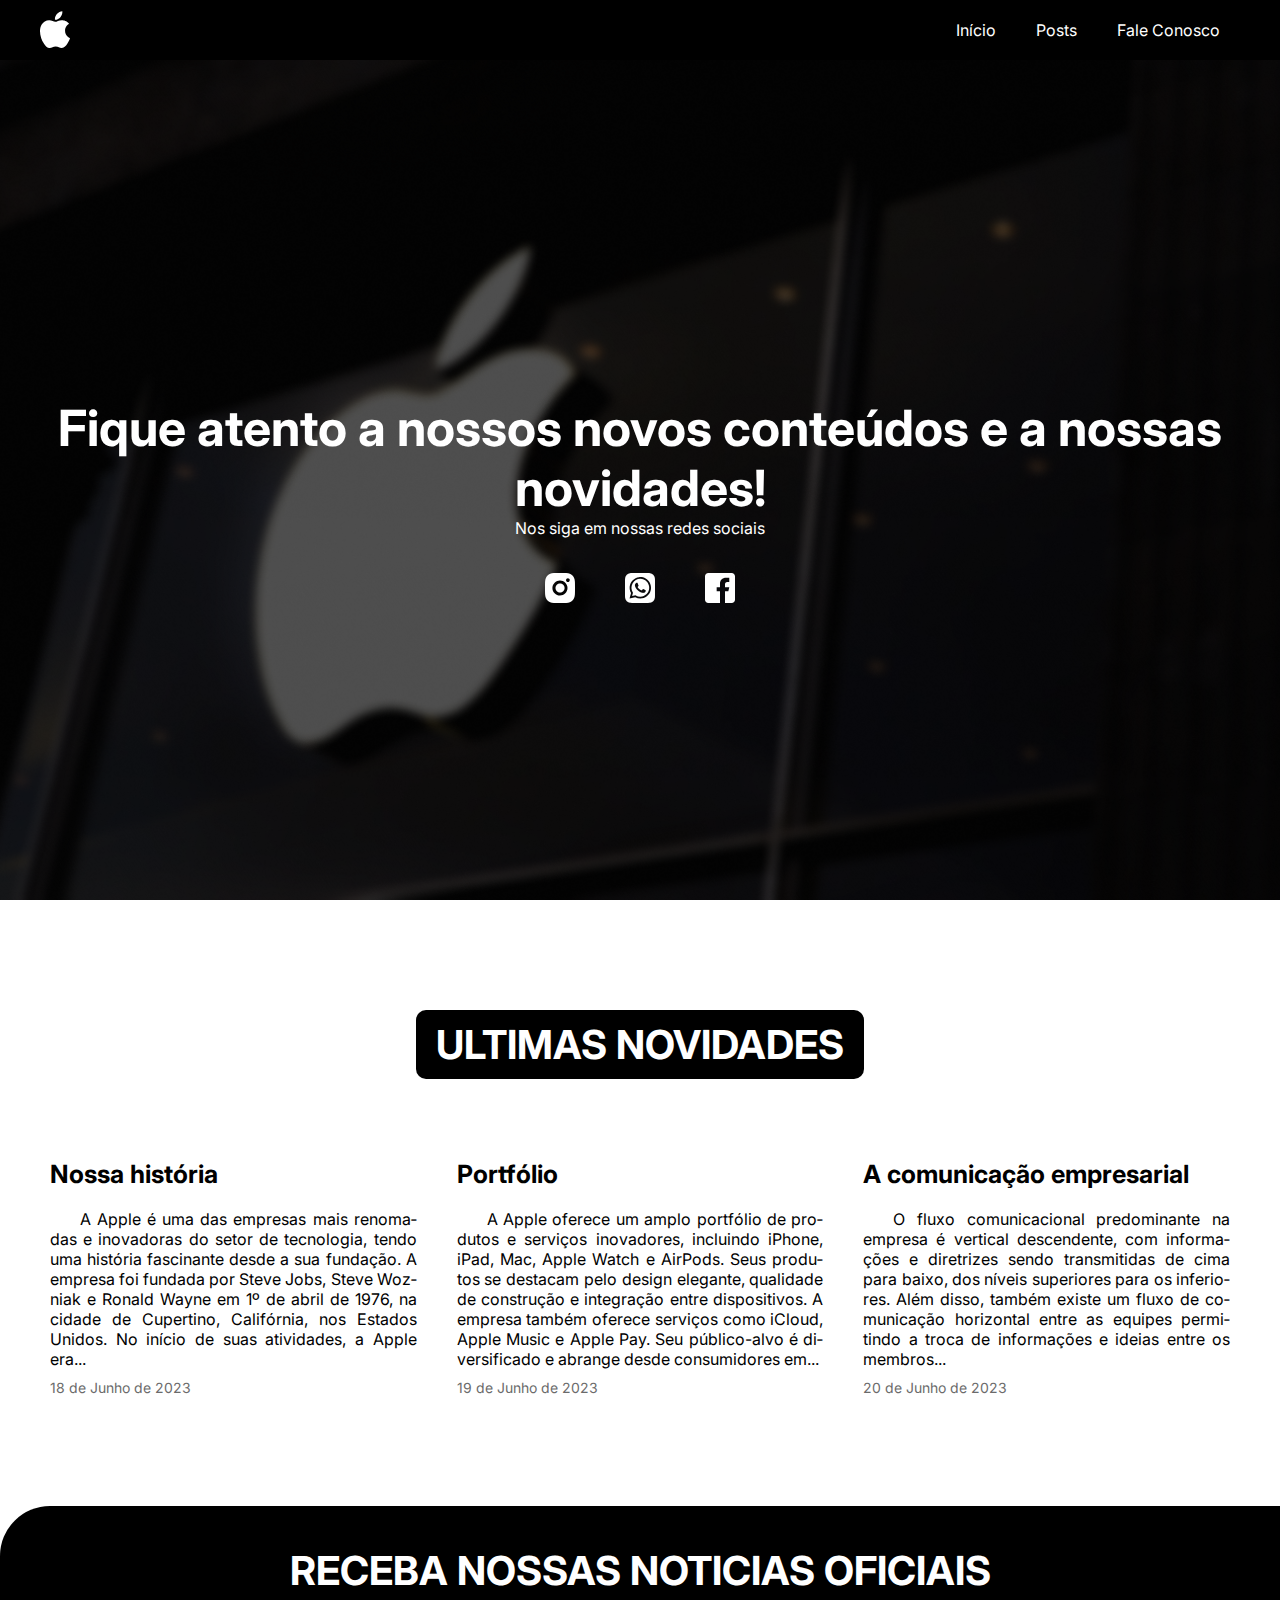
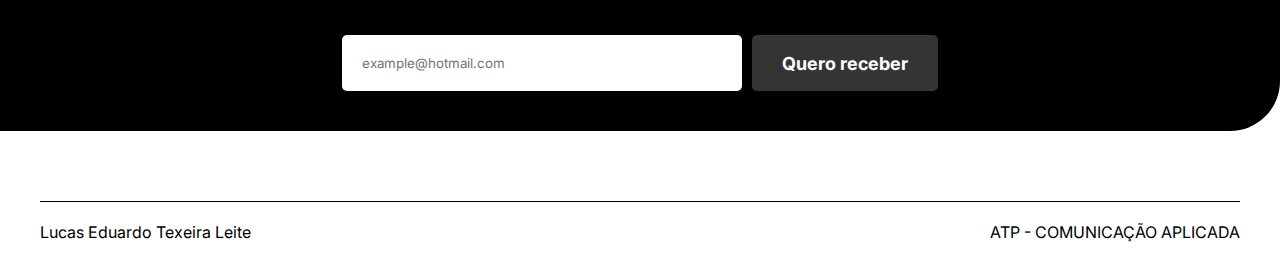
<file: index.html>
<!DOCTYPE html>
<html lang="pt-BR">

<head>
    <meta charset="UTF-8">
    <meta name="viewport" content="width=device-width, initial-scale=1.0">
    <link rel="stylesheet" href="assets/css/style.css">
    <link rel="shortcut icon" href="assets/img/apple-w.ico" type="image/x-icon">
    <title>AppleBlog</title>
</head>

<body>
    <button id="openMenu">☰</button>
    <aside class="menu" id="menuMobile">
        <div class="main-content menu-content">
            <img src="assets/img/apple-w.svg" width="30" height="50" alt="logo da apple">
            <nav>
                <ul>
                    <li><a href="index.html" target="_parent">Início</a></li>
                    <li><a href="posts.html" target="_parent">Posts</a></li>
                    <li><a href="faleConosco.html" target="_parent">Fale Conosco</a></li>
                </ul>
            </nav>
        </div>
    </aside>

    <section class="container bg-hero">
        <div class="main-content hero-content">
            <h1>Fique atento a nossos novos conteúdos e a nossas novidades!</h1>
            <p>Nos siga em nossas redes sociais</p>
            <ul>
                <li><a href="#"><img src="assets/img/instagram.svg" width="30" height="30" alt=""></a></li>
                <li><a href="#"><img src="assets/img/whatsapp.svg" width="30" height="30" alt=""></a></li>
                <li><a href="#"><img src="assets/img/facebook.svg" width="30" height="30" alt=""></a></li>
            </ul>
        </div>
    </section>

    <section class="container">
        <div class="main-content recents">
            <h2>ultimas novidades</h2>
            <div class="grid-recents">
                <div class="grid-recents-content">
                    <a href="nossaHistoria.html" target="_parent">
                        <h3>Nossa história</h3>
                    </a>
                    <p>A Apple é uma das empresas mais renomadas e inovadoras do setor de tecnologia,
                        tendo uma história fascinante desde a sua fundação. A empresa foi fundada por
                        Steve Jobs, Steve Wozniak e Ronald Wayne em 1º de abril de 1976, na cidade de
                        Cupertino, Califórnia, nos Estados Unidos.

                        No início de suas atividades, a Apple era...</p>
                    <span class="span-gray">18 de Junho de 2023</span>
                </div>
                <div class="grid-recents-content">
                    <a href="portfolio.html">
                        <h3>Portfólio</h3>
                    </a>
                    <p>A Apple oferece um amplo portfólio de produtos e serviços inovadores,
                        incluindo iPhone, iPad, Mac, Apple Watch e AirPods. Seus produtos se
                        destacam pelo design elegante, qualidade de construção e integração entre
                        dispositivos. A empresa também oferece serviços como iCloud, Apple Music e Apple Pay. Seu
                        público-alvo é diversificado e abrange desde consumidores em...</p>
                    <span class="span-gray">19 de Junho de 2023</span>
                </div>
                <div class="grid-recents-content">
                    <a href="aComunicacaoEmpresarial.html">
                        <h3>A comunicação empresarial</h3>
                    </a>
                    <p>O fluxo comunicacional predominante na empresa é vertical descendente, com informações e
                        diretrizes sendo transmitidas
                        de
                        cima para baixo, dos níveis superiores para os inferiores. Além disso, também existe um fluxo de
                        comunicação horizontal
                        entre as equipes permitindo a troca de informações e ideias entre os membros...</p>
                    <span class="span-gray">20 de Junho de 2023</span>
                </div>
            </div>
        </div>
    </section>


    <section class="container call-bg">
        <div class="main-content call-to-action">
            <h2>Receba nossas noticias oficiais</h2>
            <div class="send-email">
                <form id="form-send-email"><input id="email" type="text" placeholder="example@hotmail.com" required="">
                </form>
                <button id="sendEmail" form="form-send-email" type="submit">Quero receber</button>
            </div>
        </div>
    </section>

    <footer class="container">
        <div class="main-content rodape">
            <p>Lucas Eduardo Texeira Leite</p>
            <p>ATP - COMUNICAÇÃO APLICADA</p>
        </div>
    </footer>

    <script src="assets/js/main.js" defer></script>
</body>

</html>
</file>
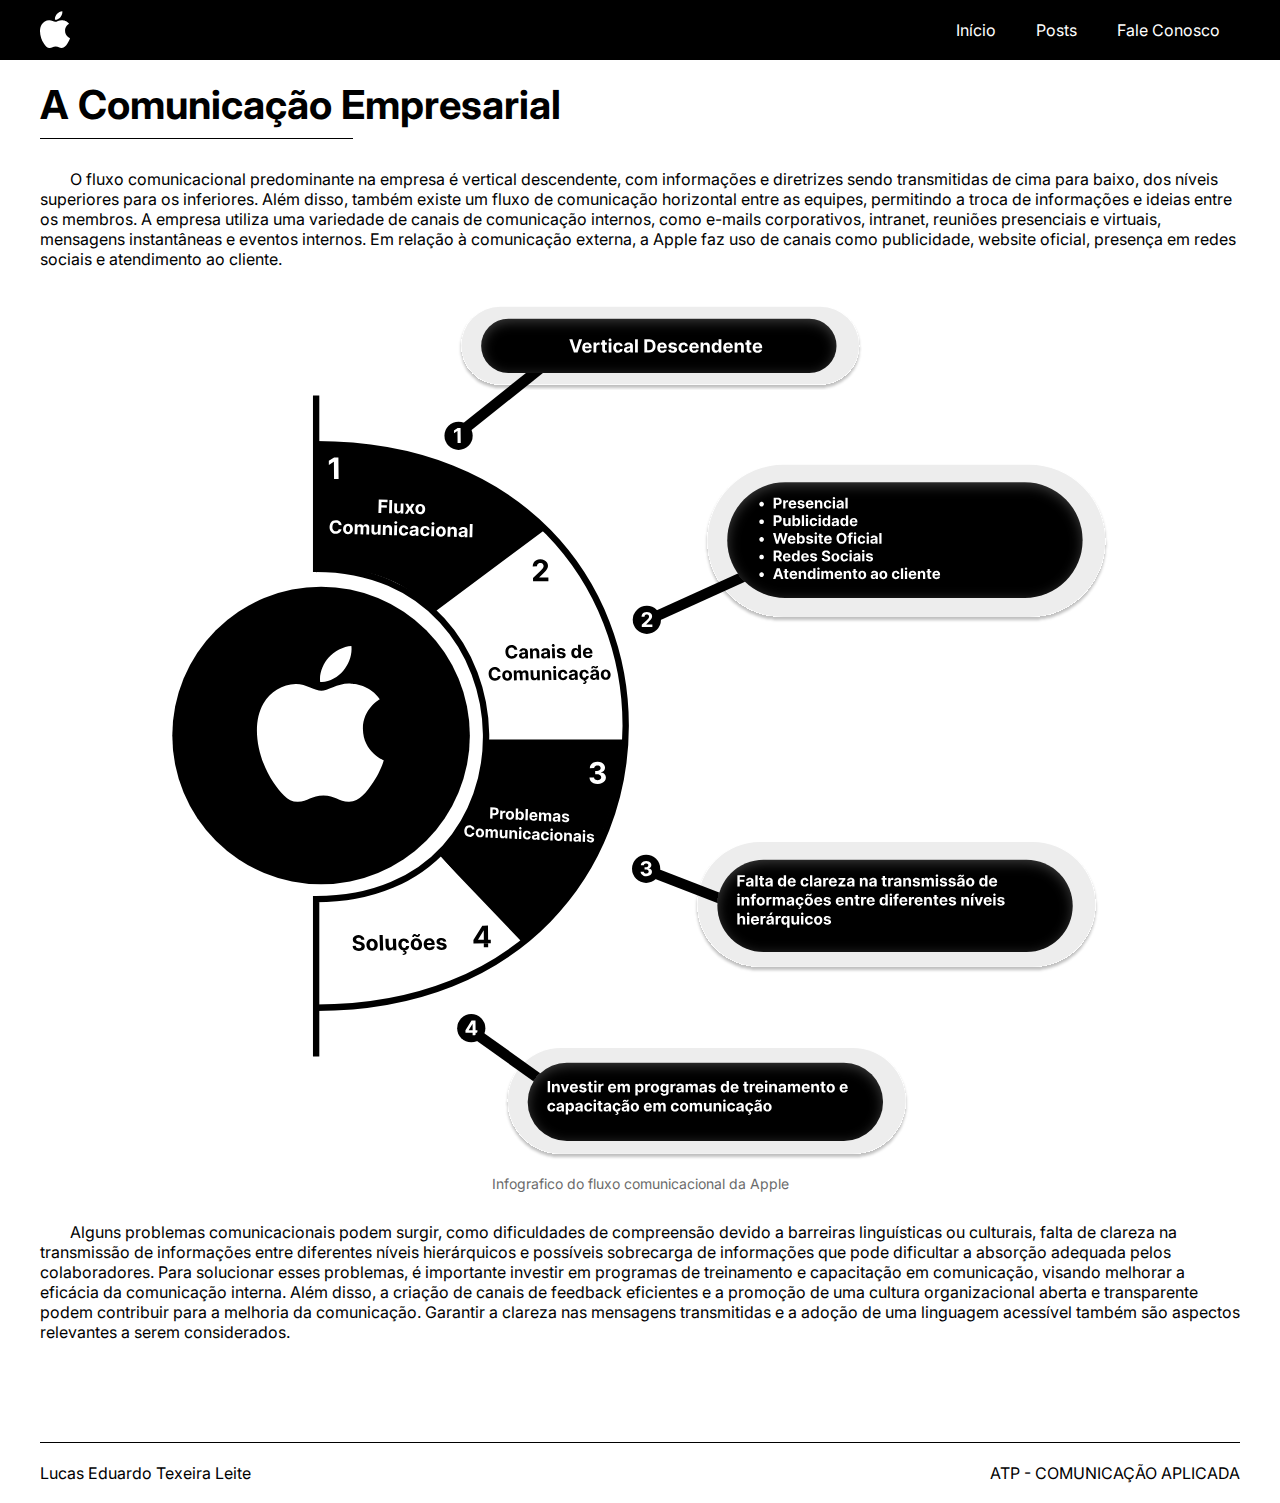
<file: aComunicacaoEmpresarial.html>
<!DOCTYPE html>
<html lang="pt-BR">

<head>
    <meta charset="UTF-8">
    <meta name="viewport" content="width=device-width, initial-scale=1.0">
    <link rel="stylesheet" href="assets/css/style.css">
    <link rel="shortcut icon" href="assets/img/apple-w.ico" type="image/x-icon">
    <title>AppleBlog - Portfólio</title>
</head>

<body>
    <button id="openMenu">☰</button>
    <aside class="menu" id="menuMobile">
        <div class="main-content menu-content">
            <img src="assets/img/apple-w.svg" width="30" height="50" alt="logo da apple">
            <nav>
                <ul>
                    <li><a href="index.html" target="_parent">Início</a></li>
                    <li><a href="posts.html" target="_parent">Posts</a></li>
                    <li><a href="faleConosco.html" target="_parent">Fale Conosco</a></li>
                </ul>
            </nav>
        </div>
    </aside>

    <section class="container">
        <div class="main-content text-post">
            <h2>A Comunicação Empresarial</h2>
            <p>O fluxo comunicacional predominante na empresa é vertical descendente, com informações e diretrizes sendo
                transmitidas
                de
                cima para baixo, dos níveis superiores para os inferiores. Além disso, também existe um fluxo de
                comunicação horizontal
                entre as equipes, permitindo a troca de informações e ideias entre os membros. A empresa utiliza uma
                variedade de canais de comunicação internos, como e-mails corporativos, intranet, reuniões
                presenciais
                e virtuais, mensagens instantâneas e eventos internos. Em relação à comunicação externa, a Apple faz uso
                de canais como
                publicidade, website oficial, presença em redes sociais e atendimento ao cliente.
            </p>
            <div class="img-post">
                <img src="assets/img/infografico.svg" title="infografico" width="959" height="866"
                    alt="infografico do fluxo de comunicação da apple">
                <span class="span-gray">Infografico do fluxo comunicacional da Apple</span>
            </div>

            <p>Alguns problemas comunicacionais podem surgir, como dificuldades de compreensão devido a barreiras
                linguísticas
                ou culturais, falta de clareza na transmissão de informações entre diferentes níveis hierárquicos e
                possíveis sobrecarga
                de informações que pode dificultar a absorção adequada pelos colaboradores. Para solucionar esses
                problemas, é importante investir em programas de treinamento e capacitação em comunicação,
                visando melhorar a eficácia da comunicação interna. Além disso, a criação de canais de feedback
                eficientes e a promoção
                de uma cultura organizacional aberta e transparente podem contribuir para a melhoria da comunicação.
                Garantir a clareza
                nas mensagens transmitidas e a adoção de uma linguagem acessível também são aspectos relevantes a serem
                considerados.
            </p>
        </div>
    </section>

    <footer class="container">
        <div class="main-content rodape">
            <p>Lucas Eduardo Texeira Leite</p>
            <p>ATP - COMUNICAÇÃO APLICADA</p>
        </div>
    </footer>

    <script src="assets/js/main.js" defer></script>
</body>

</html>
</file>
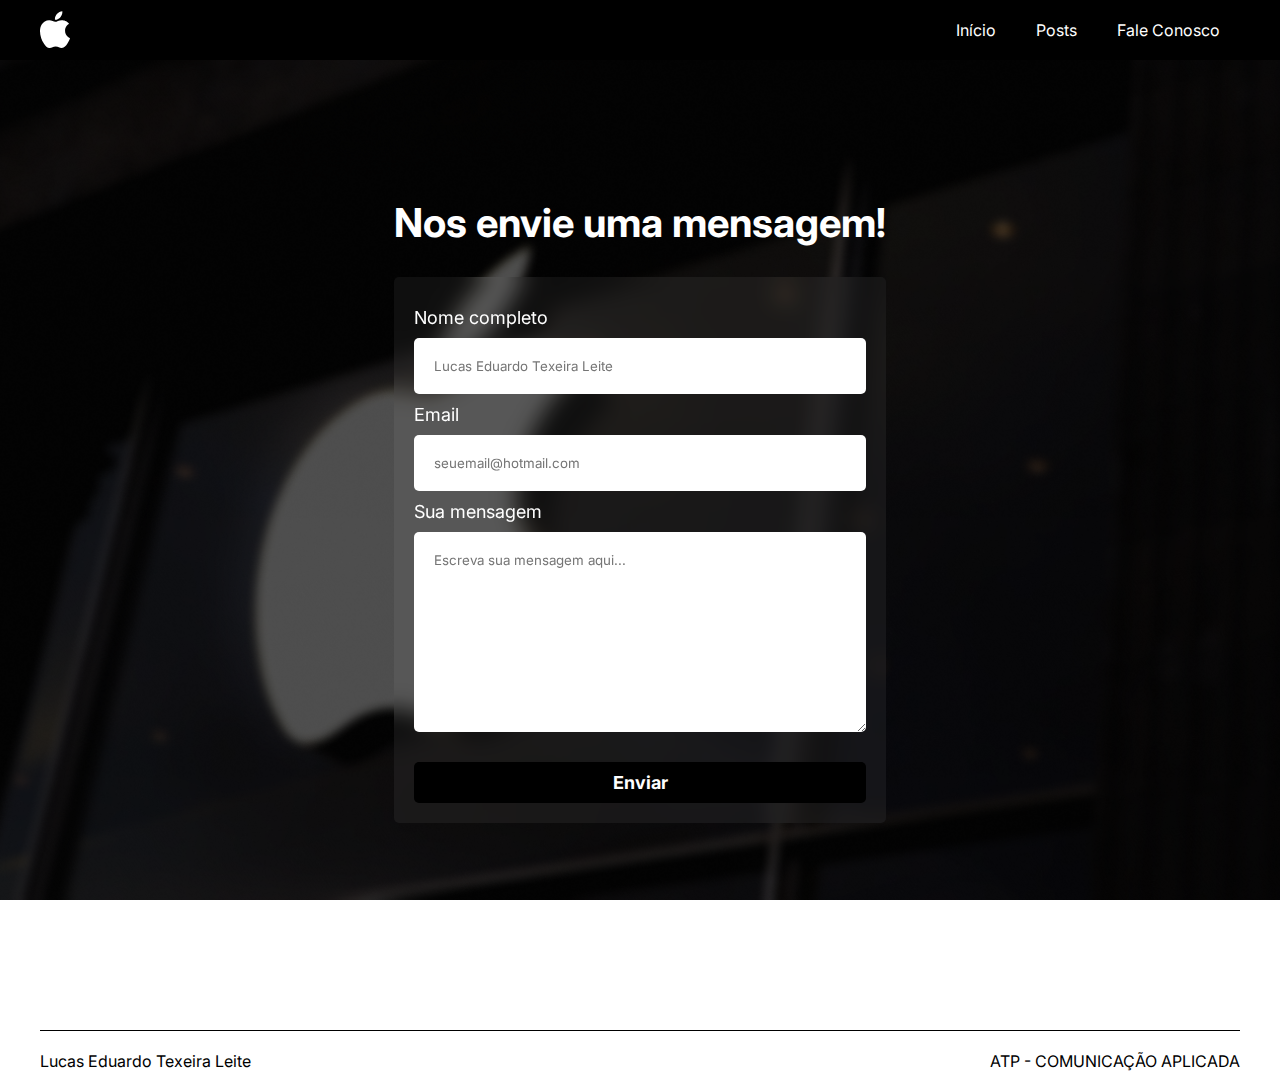
<file: faleConosco.html>
<!DOCTYPE html>
<html lang="pt-BR">

<head>
    <meta charset="UTF-8">
    <meta name="viewport" content="width=device-width, initial-scale=1.0">
    <link rel="stylesheet" href="assets/css/style.css">
    <link rel="shortcut icon" href="assets/img/apple-w.ico" type="image/x-icon">
    <title>AppleBlog - Fale Conosco</title>
</head>

<body>
    <button id="openMenu">☰</button>
    <aside class="menu" id="menuMobile">
        <div class="main-content menu-content">
            <img src="assets/img/apple-w.svg" width="30" height="50" alt="logo da apple">
            <nav>
                <ul>
                    <li><a href="index.html" target="_parent">Início</a></li>
                    <li><a href="posts.html" target="_parent">Posts</a></li>
                    <li><a href="faleConosco.html" target="_parent">Fale Conosco</a></li>
                </ul>
            </nav>
        </div>
    </aside>

    <section class="container bg-hero">
        <div class="main-content contact-content">
            <h2>Nos envie uma mensagem!</h2>
            <form class="contact">
                <label for="fullname">Nome completo</label>
                <input type="text" id="fullname" placeholder="Lucas Eduardo Texeira Leite" required>

                <label for="email">Email</label>
                <input type="email" id="email" placeholder="seuemail@hotmail.com" required>
                <label for="mensagem">Sua mensagem</label>
                <textarea id="mensagem" cols="30" rows="10" placeholder="Escreva sua mensagem aqui..."
                    required></textarea>
                <button type="submit">Enviar</button>
            </form>
        </div>
    </section>

    <footer class="container">
        <div class="main-content rodape">
            <p>Lucas Eduardo Texeira Leite</p>
            <p>ATP - COMUNICAÇÃO APLICADA</p>
        </div>
    </footer>

    <script src="assets/js/main.js" defer></script>
</body>

</html>
</file>
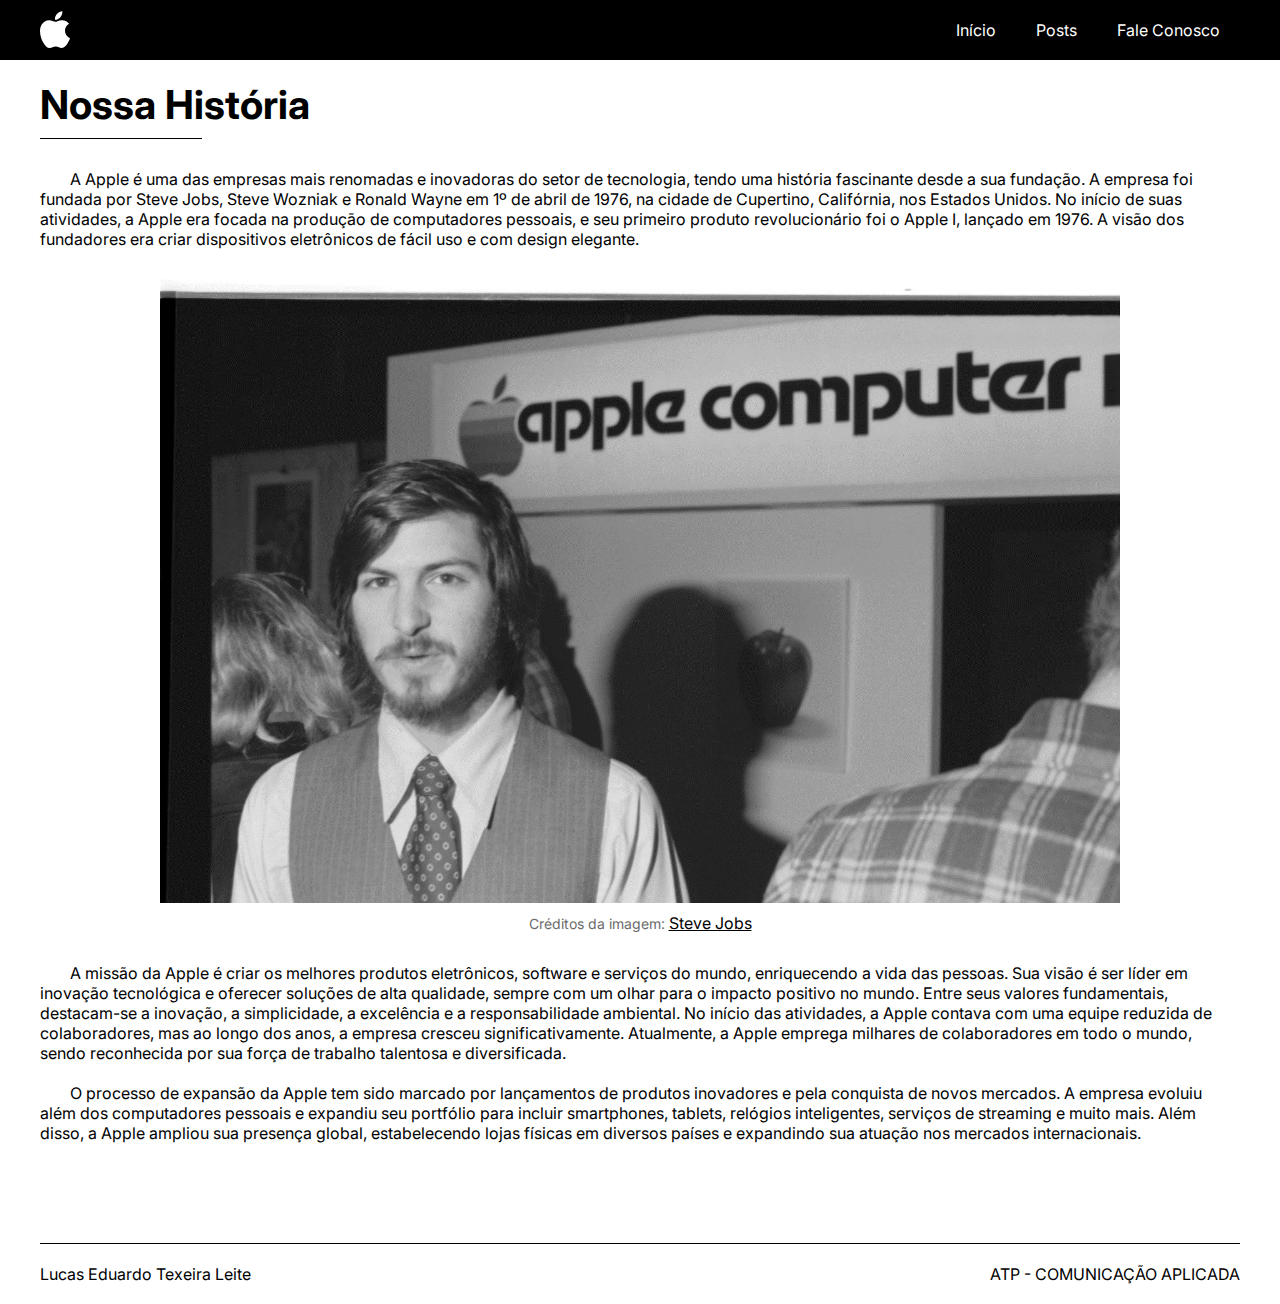
<file: nossaHistoria.html>
<!DOCTYPE html>
<html lang="pt-BR">

<head>
    <meta charset="UTF-8">
    <meta name="viewport" content="width=device-width, initial-scale=1.0">
    <link rel="stylesheet" href="assets/css/style.css">
    <link rel="shortcut icon" href="assets/img/apple-w.ico" type="image/x-icon">
    <title>AppleBlog - Portfólio</title>
</head>

<body>
    <button id="openMenu">☰</button>
    <aside class="menu" id="menuMobile">
        <div class="main-content menu-content">
            <img src="assets/img/apple-w.svg" width="30" height="50" alt="logo da apple">
            <nav>
                <ul>
                    <li><a href="index.html" target="_parent">Início</a></li>
                    <li><a href="posts.html" target="_parent">Posts</a></li>
                    <li><a href="faleConosco.html" target="_parent">Fale Conosco</a></li>
                </ul>
            </nav>
        </div>
    </aside>

    <section class="container">
        <div class="main-content text-post">
            <h2>Nossa História</h2>
            <p>A Apple é uma das empresas mais renomadas e inovadoras do setor de tecnologia,
                tendo uma história fascinante desde a sua fundação. A empresa foi fundada por
                Steve Jobs, Steve Wozniak e Ronald Wayne em 1º de abril de 1976, na cidade de
                Cupertino, Califórnia, nos Estados Unidos. No início de suas atividades, a Apple era focada na produção
                de computadores
                pessoais, e seu primeiro produto revolucionário foi o Apple I, lançado em 1976.
                A visão dos fundadores era criar dispositivos eletrônicos de fácil uso e com
                design elegante.</p>


            <div class="img-post">
                <img src="assets/img/steve-jobs.jpg" title="Foto do steve jobs" width="960" height="624"
                    alt="foto antiga do steve jobs">
                <span class="span-gray">Créditos da imagem: <a
                        href="https://espacokoyrobier.com.br/o-steve-jobs-1977-facebook/" target="_blank">Steve
                        Jobs</a></span>
            </div>
            <p>A missão da Apple é criar os melhores produtos eletrônicos, software e serviços
                do mundo, enriquecendo a vida das pessoas. Sua visão é ser líder em inovação
                tecnológica e oferecer soluções de alta qualidade, sempre com um olhar para o
                impacto positivo no mundo. Entre seus valores fundamentais, destacam-se a inovação,
                a simplicidade, a excelência e a responsabilidade ambiental. No início das atividades, a Apple contava
                com uma equipe reduzida de colaboradores,
                mas ao longo dos anos, a empresa cresceu significativamente. Atualmente, a Apple
                emprega milhares de colaboradores em todo o mundo, sendo reconhecida por sua força
                de trabalho talentosa e diversificada.</p>

            <p>O processo de expansão da Apple tem sido marcado por lançamentos de produtos
                inovadores e pela conquista de novos mercados. A empresa evoluiu além dos
                computadores pessoais e expandiu seu portfólio para incluir smartphones, tablets,
                relógios inteligentes, serviços de streaming e muito mais. Além disso, a Apple
                ampliou sua presença global, estabelecendo lojas físicas em diversos países e
                expandindo sua atuação nos mercados internacionais.</p>
        </div>
    </section>

    <footer class="container">
        <div class="main-content rodape">
            <p>Lucas Eduardo Texeira Leite</p>
            <p>ATP - COMUNICAÇÃO APLICADA</p>
        </div>
    </footer>

    <script src="assets/js/main.js" defer></script>
</body>

</html>
</file>
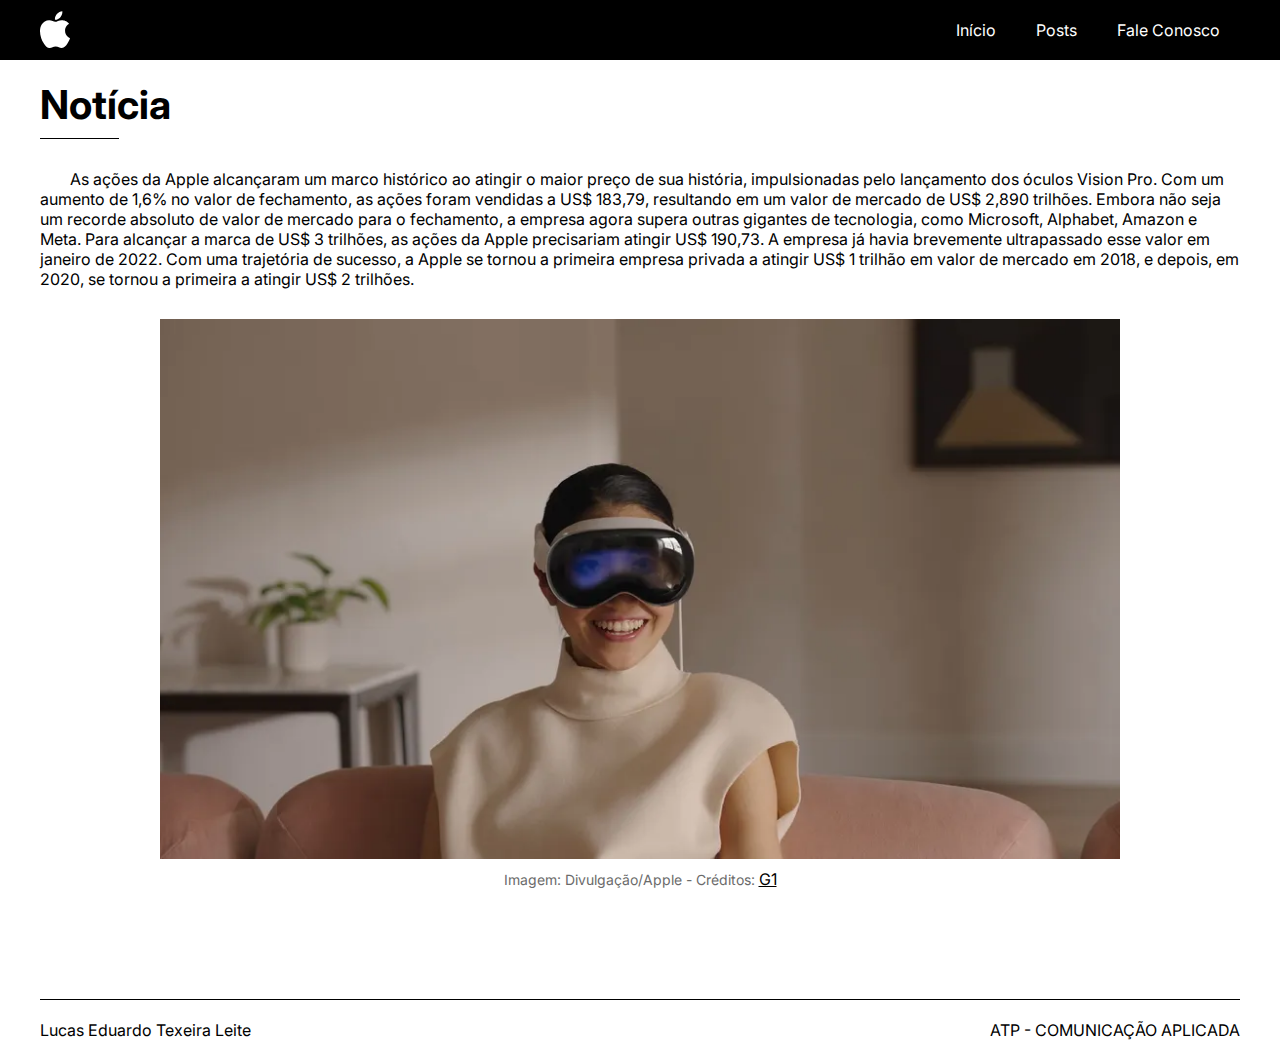
<file: noticia.html>
<!DOCTYPE html>
<html lang="pt-BR">

<head>
    <meta charset="UTF-8">
    <meta name="viewport" content="width=device-width, initial-scale=1.0">
    <link rel="stylesheet" href="assets/css/style.css">
    <link rel="shortcut icon" href="assets/img/apple-w.ico" type="image/x-icon">
    <title>AppleBlog - NOTÍCIA</title>
</head>

<body>
    <button id="openMenu">☰</button>
    <aside class="menu" id="menuMobile">
        <div class="main-content menu-content">
            <img src="assets/img/apple-w.svg" width="30" height="50" alt="logo da apple">
            <nav>
                <ul>
                    <li><a href="index.html" target="_parent">Início</a></li>
                    <li><a href="posts.html" target="_parent">Posts</a></li>
                    <li><a href="faleConosco.html" target="_parent">Fale Conosco</a></li>
                </ul>
            </nav>
        </div>
    </aside>

    <section class="container">
        <div class="main-content text-post">
            <h2>Notícia</h2>
            <p>As ações da Apple alcançaram um marco histórico ao atingir o maior preço de sua história, impulsionadas
                pelo lançamento dos óculos Vision Pro. Com um aumento de 1,6% no valor de fechamento, as ações foram
                vendidas a US$
                183,79, resultando em um valor de mercado de US$ 2,890 trilhões. Embora não seja um recorde absoluto de
                valor de mercado para o
                fechamento, a empresa agora supera outras gigantes de tecnologia, como Microsoft, Alphabet, Amazon e
                Meta. Para alcançar a
                marca de US$ 3 trilhões, as ações da Apple precisariam atingir US$ 190,73. A empresa já havia brevemente
                ultrapassado esse valor em
                janeiro de 2022. Com uma trajetória de sucesso, a Apple se tornou a primeira empresa privada a atingir
                US$ 1 trilhão em valor de mercado em 2018, e
                depois, em 2020, se tornou a primeira a atingir US$ 2 trilhões.</p>
            <div class="img-post">
                <img src="assets/img/apple-vision.webp" title="Do novo lançamento da apple - Apple Vision" width="960"
                    height="624" alt="foto antiga do steve jobs">
                <span class="span-gray">Imagem: Divulgação/Apple - Créditos: <a
                        href="https://g1.globo.com/tecnologia/noticia/2023/06/12/acoes-da-apple-batem-recorde.ghtml"
                        target="_blank">G1</a></span>
            </div>
        </div>
    </section>

    <footer class="container">
        <div class="main-content rodape">
            <p>Lucas Eduardo Texeira Leite</p>
            <p>ATP - COMUNICAÇÃO APLICADA</p>
        </div>
    </footer>

    <script src="assets/js/main.js" defer></script>
</body>

</html>
</file>
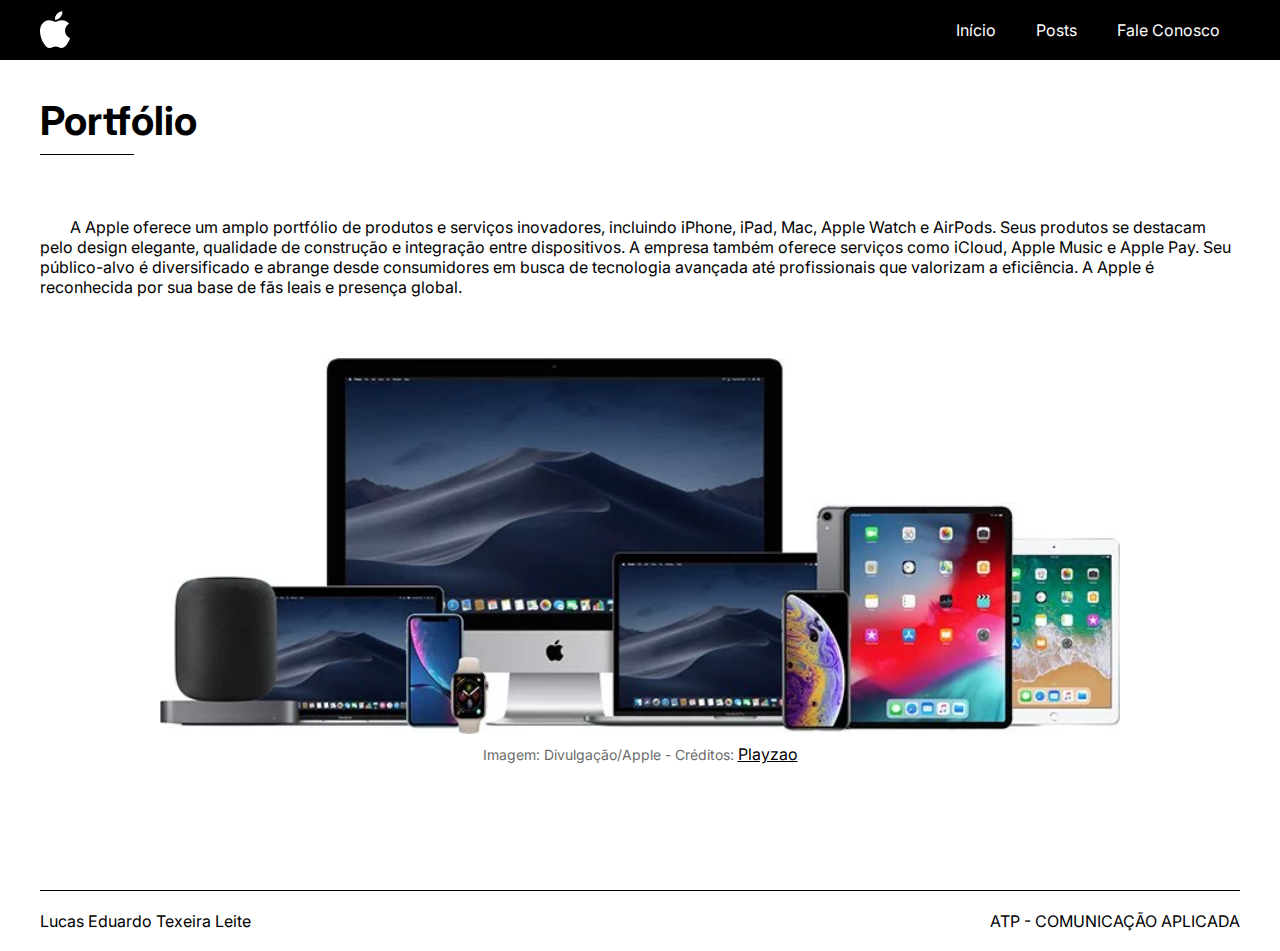
<file: portfolio.html>
<!DOCTYPE html>
<html lang="pt-BR">

<head>
    <meta charset="UTF-8">
    <meta name="viewport" content="width=device-width, initial-scale=1.0">
    <link rel="stylesheet" href="assets/css/style.css">
    <link rel="shortcut icon" href="assets/img/apple-w.ico" type="image/x-icon">
    <title>AppleBlog - Portfólio</title>
</head>

<body>
    <button id="openMenu">☰</button>
    <aside class="menu" id="menuMobile">
        <div class="main-content menu-content">
            <img src="assets/img/apple-w.svg" width="30" height="50" alt="logo da apple">
            <nav>
                <ul>
                    <li><a href="index.html" target="_parent">Início</a></li>
                    <li><a href="posts.html" target="_parent">Posts</a></li>
                    <li><a href="faleConosco.html" target="_parent">Fale Conosco</a></li>
                </ul>
            </nav>
        </div>
    </aside>

    <section class="container">
        <div class="main-content text-post">
            <h2>Portfólio</h2>
            <p>A Apple oferece um amplo portfólio de produtos e serviços inovadores,
                incluindo iPhone, iPad, Mac, Apple Watch e AirPods. Seus produtos se
                destacam pelo design elegante, qualidade de construção e integração entre
                dispositivos. A empresa também oferece serviços como iCloud, Apple Music e
                Apple Pay. Seu público-alvo é diversificado e abrange desde consumidores em
                busca de tecnologia avançada até profissionais que valorizam a eficiência.
                A Apple é reconhecida por sua base de fãs leais e presença global.</p>
            <div class="img-post">
                <img src="assets/img/Apple-produtos.webp" title="Foto com alguns produtos da Apple" width="960"
                    height="624" alt="foto antiga do steve jobs">
                <span class="span-gray">Imagem: Divulgação/Apple - Créditos: <a
                        href="https://playzao.com.br/quais-sao-os-produtos-apple-mais-vendidos/"
                        target="_blank">Playzao</a></span>
            </div>
        </div>
    </section>

    <footer class="container">
        <div class="main-content rodape">
            <p>Lucas Eduardo Texeira Leite</p>
            <p>ATP - COMUNICAÇÃO APLICADA</p>
        </div>
    </footer>

    <script src="assets/js/main.js" defer></script>
</body>

</html>
</file>
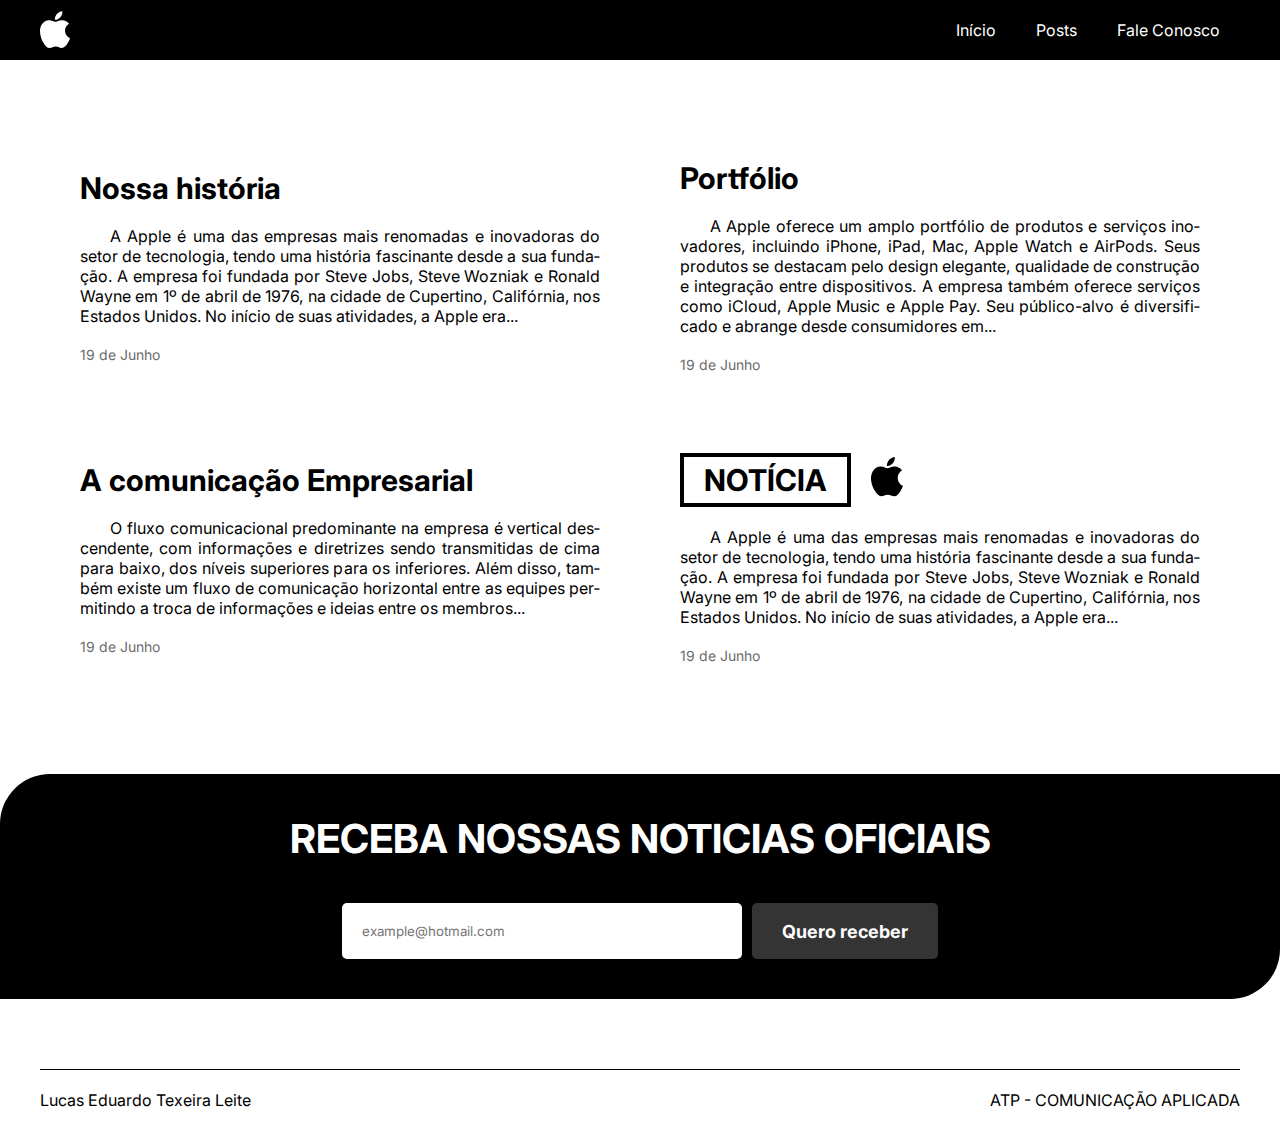
<file: posts.html>
<!DOCTYPE html>
<html lang="pt-BR">

<head>
    <meta charset="UTF-8">
    <meta name="viewport" content="width=device-width, initial-scale=1.0">
    <link rel="stylesheet" href="assets/css/style.css">
    <link rel="shortcut icon" href="assets/img/apple-w.ico" type="image/x-icon">
    <title>AppleBlog</title>
</head>

<body>
    <button id="openMenu">☰</button>
    <aside class="menu" id="menuMobile">
        <div class="main-content menu-content">
            <img src="assets/img/apple-w.svg" width="30" height="50" alt="logo da apple">
            <nav>
                <ul>
                    <li><a href="index.html" target="_parent">Início</a></li>
                    <li><a href="posts.html" target="_parent">Posts</a></li>
                    <li><a href="faleConosco.html" target="_parent">Fale Conosco</a></li>
                </ul>
            </nav>
        </div>
    </aside>

    <section class="container">
        <div class="main-content grid-posts">
            <div class="grid-posts-content">
                <a href="nossaHistoria.html" target="_parent">
                    <h3>Nossa história</h3>
                </a>
                <p>A Apple é uma das empresas mais renomadas e inovadoras do setor de tecnologia,
                    tendo uma história fascinante desde a sua fundação. A empresa foi fundada por
                    Steve Jobs, Steve Wozniak e Ronald Wayne em 1º de abril de 1976, na cidade de
                    Cupertino, Califórnia, nos Estados Unidos.
                    No início de suas atividades, a Apple era...</p>
                <span class="span-gray">19 de Junho</span>
            </div>
            <div class="grid-posts-content">
                <a href="portfolio.html" target="_parent">
                    <h3>Portfólio</h3>
                </a>
                <p>A Apple oferece um amplo portfólio de produtos e serviços inovadores, incluindo iPhone, iPad, Mac,
                    Apple Watch e
                    AirPods. Seus produtos se destacam pelo design elegante, qualidade de construção e integração entre
                    dispositivos. A
                    empresa também oferece serviços como iCloud, Apple Music e Apple Pay. Seu público-alvo é
                    diversificado e abrange desde
                    consumidores em...</p>
                <span class="span-gray">19 de Junho</span>
            </div>
            <div class="grid-posts-content">
                <a href="aComunicacaoEmpresarial.html" target="_parent">
                    <h3>A comunicação Empresarial</h3>
                </a>
                <p>O fluxo comunicacional predominante na empresa é vertical descendente, com informações e diretrizes
                    sendo transmitidas
                    de cima para baixo, dos níveis superiores para os inferiores. Além disso, também existe um fluxo de
                    comunicação
                    horizontal entre as equipes permitindo a troca de informações e ideias entre os membros...</p>
                <span class="span-gray">19 de Junho</span>
            </div>
            <div class="grid-posts-content">
                <a href="noticia.html" target="_parent">
                    <h3 class="notice">Notícia</h3>
                </a>
                <p>A Apple é uma das empresas mais renomadas e inovadoras do setor de tecnologia,
                    tendo uma história fascinante desde a sua fundação. A empresa foi fundada por
                    Steve Jobs, Steve Wozniak e Ronald Wayne em 1º de abril de 1976, na cidade de
                    Cupertino, Califórnia, nos Estados Unidos.
                    No início de suas atividades, a Apple era...</p>
                <span class="span-gray">19 de Junho</span>
            </div>
        </div>
    </section>

    <section class="container call-bg">
        <div class="main-content call-to-action">
            <h2>Receba nossas noticias oficiais</h2>
            <div class="send-email">
                <form id="form-send-email"><input id="email" type="text" placeholder="example@hotmail.com" required="">
                </form>
                <button id="sendEmail" form="form-send-email" type="submit">Quero receber</button>
            </div>
        </div>
    </section>


    <footer class="container">
        <div class="main-content rodape">
            <p>Lucas Eduardo Texeira Leite</p>
            <p>ATP - COMUNICAÇÃO APLICADA</p>
        </div>
    </footer>

    <script src="assets/js/main.js" defer></script>
</body>

</html>
</file>
<file: assets/css/style.css>
@import url('https://fonts.googleapis.com/css2?family=Inter:wght@300;400;700&display=swap');

:root {
    --primary-color: #000;
    --secondary-color: #fff;
    --gray-color: #343434;
    --gray-span: rgb(107, 107, 107);
}

* {
    padding: 0;
    margin: 0;
    box-sizing: border-box;
    scroll-behavior: smooth;
    font-family: 'Inter';
}

html {
    font-size: 62.5%;
}

h1 {
    font-size: 5rem;
}

h2 {
    font-size: 4rem;
}

h3 {
    font-size: 3rem;
}

p,
li,
a {
    font-size: 1.6rem;
    text-decoration: none;
}

ul {
    list-style-type: none;
}

body {
    padding-top: 6rem;
}

.main-content {
    max-width: 120rem;
    margin: 0 auto;
}

.container {
    width: 100%;
    min-height: max-content;
    padding: 2rem;
}

.menu {
    background-color: var(--primary-color);
    width: 100%;
    padding: 0 2rem;
    position: fixed;
    top: 0;
    z-index: 90;
}

.menu-content {
    display: flex;
    justify-content: space-between;
    align-items: center;
}

.menu-content ul {
    display: flex;
}

.menu-content ul a {
    display: block;
    padding: 2rem;
    color: var(--secondary-color);
    transition: background .5s ease-in-out;
    position: relative;
}

.menu-content ul a::after {
    content: '';
    position: absolute;
    left: 8px;
    top: 50%;
    width: 2px;
    height: 0;
    background-color: var(--secondary-color);
    transition: height .3s ease-in-out, top .3s ease-in-out;
}

.menu-content ul a:hover::after {

    height: 50%;
    top: 25%;
}

.menu-content ul a:hover {
    background-color: var(--gray-color);
    /* color: var(--); */
}

.bg-hero {
    background-image: url(../img/bg-hero.webp);
    background-position: center center;
    background-size: cover;
    background-repeat: no-repeat;
    background-attachment: fixed;
    min-height: 100vh;
    display: flex;
    align-items: center;
    text-align: center;
    color: var(--secondary-color);
}

#openMenu {
    border: none;
    font-size: 2rem;
    padding: 1rem 1.5rem;
    background-color: var(--primary-color);
    color: var(--secondary-color);
    border-radius: .5rem;
    cursor: pointer;
    position: fixed;
    right: 3rem;
    top: 2rem;
    z-index: 100;
    display: none;
}

.hero-content ul {
    margin-top: 2rem;
    display: flex;
    align-items: center;
    justify-content: center;
}

.hero-content ul a {
    position: relative;
    display: block;
    padding: 1.5rem 2rem;
    margin: 0 .5rem;
    transition: transform .2s ease-in-out, filter .2s ease-in-out;
}

.hero-content ul a:hover {
    transform: scale(110%);
    filter: drop-shadow(0 0 1px var(--secondary-color));
}

.recents h2 {
    text-transform: uppercase;
    text-align: center;
    background-color: var(--primary-color);
    color: var(--secondary-color);
    padding: 1rem 2rem;
    border-radius: 1rem;
    width: max-content;
    margin: 3rem auto;
}

.grid-recents {
    display: grid;
    grid-template-columns: repeat(3, 1fr);
    margin-top: 4rem;
    height: auto;
    gap: 2rem;
}

.grid-recents-content {
    display: flex;
    flex-direction: column;
    justify-content: space-between;
    height: 100%;
    padding: 4rem 1rem;
}

.grid-recents-content a {
    color: inherit;
}

.grid-recents-content h3 {
    font-size: 2.5rem;
    margin-bottom: 2rem;
}

.grid-recents-content p {
    text-align: justify;
    hyphens: auto;
    word-wrap: break-word;
    text-indent: 3rem;
}

.span-gray {
    color: var(--gray-span);
    margin-top: 1rem;
    font-size: 1.4rem;
}

.call-bg {
    border-radius: 5rem 0 5rem 0;
    background-color: var(--primary-color);
    margin-top: 5rem;
}

.call-to-action {
    display: flex;
    align-items: center;
    justify-content: space-between;
    flex-direction: column;
    padding: 2rem 0;
}

.call-to-action h2 {
    font-size: 4rem;
    width: 100%;
    text-align: center;
    text-transform: uppercase;
    color: var(--secondary-color);
    margin-bottom: 4rem;
}

.send-email {
    display: flex;
    margin: 0 auto;
    width: 100%;
    justify-content: center;
}

.send-email button {
    border: none;
    padding: 1rem 3rem;
    background-color: var(--gray-color);
    color: var(--secondary-color);
    font-weight: bold;
    font-size: 1.8rem;
    margin-left: 1rem;
    transition: .2s ease-in-out;
    cursor: pointer;
    border-radius: .5rem;
}

.send-email input {
    padding: 2rem;
    border: none;
    outline: none;
    transition: box-shadow .2s ease-in-out;
    border-radius: .5rem;
    width: 40rem;
}

.send-email input:focus,
.contact input:focus,
.contact textarea:focus {
    box-shadow: 0 0 5px 2px #fff;
}

.send-email button:hover {
    transform: translate3d(0, -5px, 0);
    box-shadow: 0px 4px rgb(255, 255, 255);
}

.grid-posts {
    margin-top: 4rem;
    display: grid;
    grid-template-columns: repeat(2, 1fr);
    align-items: center;
}

.grid-posts-content {
    padding: 2rem 4rem;
    text-align: justify;
    word-wrap: break-word;
    hyphens: auto;
}

.grid-posts-content h3 {
    margin: 2rem 0;
}

.grid-posts-content p {
    text-indent: 3rem;
}

.grid-posts-content a {
    color: inherit;
}

.grid-posts-content a:hover {
    color: var(--gray-span);
}

.grid-posts-content .span-gray {
    display: block;
    margin: 2rem 0;
}

.notice {
    position: relative;
    border: 4px solid var(--primary-color);
    width: max-content;
    padding: .5rem 2rem;
    text-transform: uppercase;
}

.notice:hover {
    border-color: var(--gray-span);
}

.notice::after {
    content: url(../img/apple-b.svg);
    position: absolute;
    right: -60px;
    top: 0;
}

.notice:hover::after {
    filter: invert(50%);
}

.contact-content {
    display: flex;
    flex-direction: column;
}

.contact {
    display: flex;
    flex-direction: column;
    margin-top: 3rem;
    border-radius: .5rem;
    box-shadow: 0 0 var(--secondary-color);
    background-color: #ffffff0e;
    backdrop-filter: blur(1rem);
    padding: 2rem;
}

.contact label {
    color: var(--secondary-color);
    font-size: 1.8rem;
    cursor: pointer;
    border-radius: .5rem;
    margin: 1rem 0;
    width: max-content;
}

.contact input,
.contact textarea {
    border: none;
    outline: none;
    padding: 2rem 2rem;
    border-radius: .5rem
}

.contact textarea {
    resize: vertical;
    width: 100%;
}

.contact button {
    cursor: pointer;
    font-size: 1.8rem;
    border: none;
    margin-top: 3rem;
    padding: 1rem 2rem;
    border-radius: .5rem;
    background-color: var(--primary-color);
    color: var(--secondary-color);
    font-weight: bold;
    transition:
        background .2s ease-in-out,
        transform .2s ease-in-out,
        box-shadow .2s ease-in-out;
}

.contact button:hover {
    background-color: var(--secondary-color);
    color: var(--primary-color);
    box-shadow: 0 0 3px var(--secondary-color);
}

.text-post {
    display: flex;
    flex-direction: column;
    min-height: 80vh;
    justify-content: space-around;
}

.text-post h2 {
    position: relative;
    width: max-content;
}

.text-post h2::after {
    content: '';
    width: 60%;
    height: 1px;
    background-color: var(--primary-color);
    position: absolute;
    bottom: -10px;
    left: 0;
}

.text-post p {
    margin: 1rem 0;
    text-indent: 3rem;
}

.text-post img {
    max-width: 80%;
    height: auto;
    margin-top: 2rem;
}

.text-post span a {
    color: var(--primary-color);
    text-decoration: underline;
}

.text-post span a:hover {
    color: var(--gray-span);
}

.text-post span {
    margin-bottom: 2rem;
}

.img-post {
    display: flex;
    flex-direction: column;
    justify-content: center;
    align-items: center;
}

.text-post h2 {
    margin-bottom: 3rem;
}



footer {
    margin-top: 5rem;
}

.rodape {
    border-top: 1px solid var(--primary-color);
    padding-top: 2rem;
    display: flex;
    justify-content: space-between;
    align-items: center;
}

@media (max-width: 900px) {
    body {
        padding-top: 0;
    }

    #openMenu {
        display: block;
    }

    .menu {
        display: flex;
        align-items: center;
        top: 0;
        right: 0;
        transition: height .5s ease-in-out;
        height: 0;
        overflow: hidden;
    }

    .active {
        height: 50vh;
    }

    .menu-content,
    .menu-content ul {
        flex-direction: column;
        align-items: center;
    }

    .menu-content img {
        margin-bottom: 2rem;
    }

    .recents h2 {
        width: 100%;
        font-size: 2.5rem;
    }

    .grid-recents,
    .grid-posts {
        grid-template-columns: 1fr;
    }

    .grid-posts-content {
        border-bottom: 1px solid var(--primary-color);
    }

    .call-to-action h2 {
        font-size: 3rem;
    }

    .send-email input {
        width: 100%;
    }

    .send-email button {
        padding: 0 1rem;
        font-size: 1.4rem;
    }

    .rodape p {
        font-size: 1.2rem;
    }

    .text-post h2 {
        width: 100%;
        font-size: 3rem;
    }

    .bg-hero {
        background-position: top;
        background-size: 100% 100%;
    }


}

::selection {
    background-color: var(--primary-color);
    color: var(--secondary-color);
}

::-webkit-scrollbar {
    width: .5rem;
    background-color: var(--primary-color);
}

::-webkit-scrollbar-thumb {
    background-color: var(--gray-color);
    border-radius: 2rem;
}
</file>
